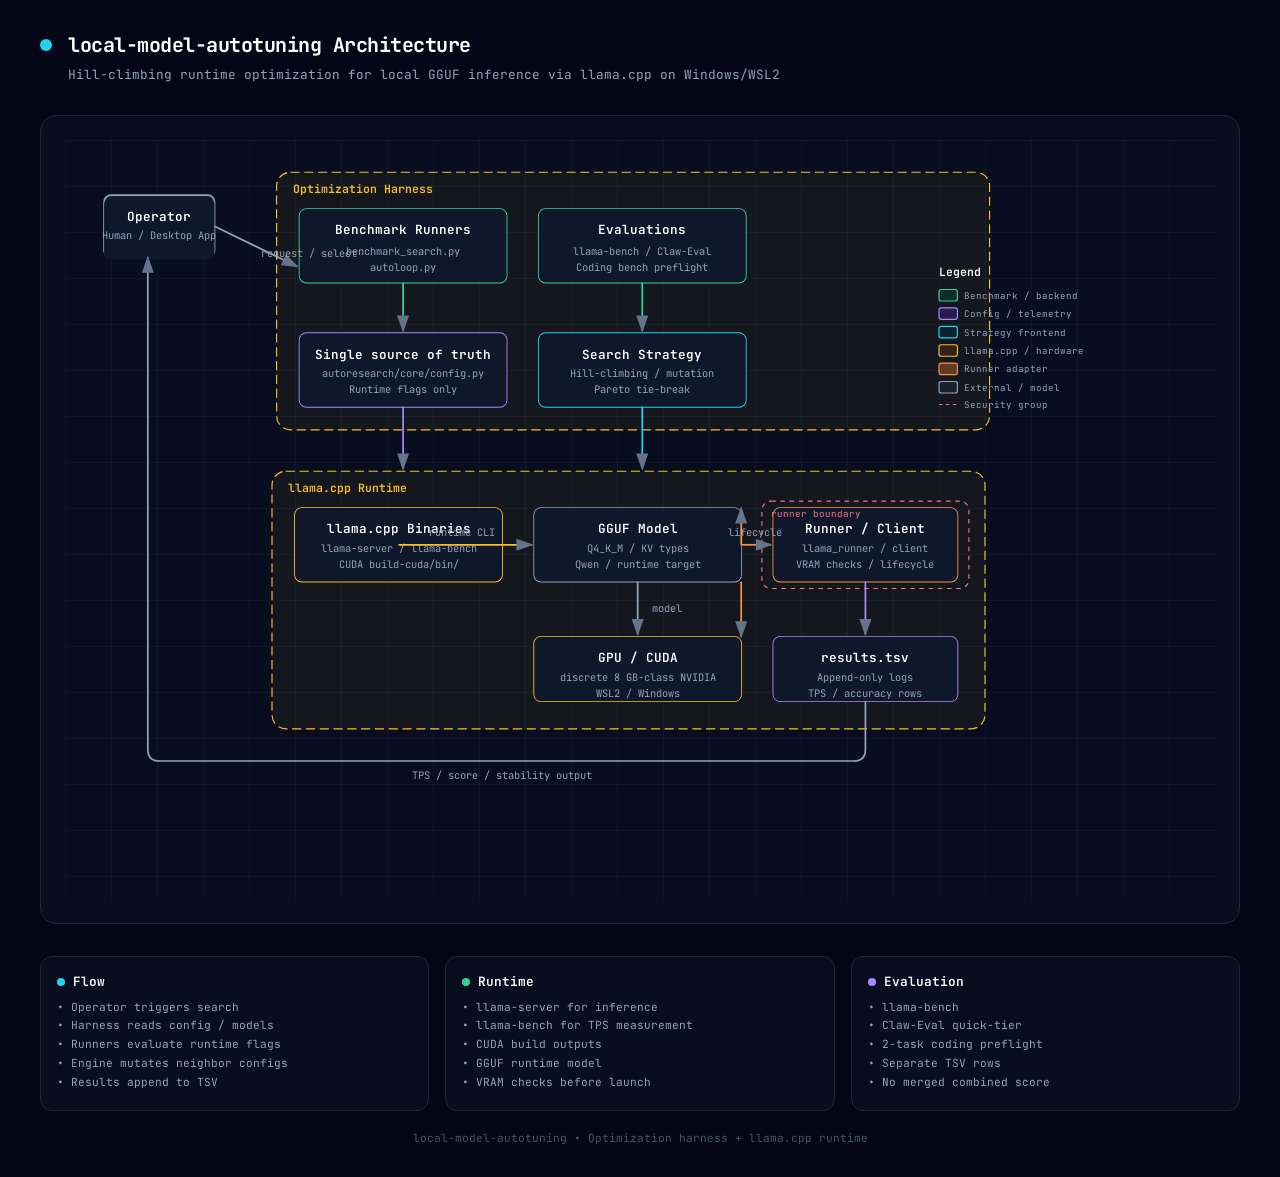
<file: docs/architecture.html>
<!DOCTYPE html>
<html lang="en">
<head>
  <meta charset="UTF-8">
  <meta name="viewport" content="width=device-width, initial-scale=1.0">
  <title>local-model-autotuning Architecture</title>
  <link href="https://fonts.googleapis.com/css2?family=JetBrains+Mono:wght@400;500;600;700&display=swap" rel="stylesheet">
  <style>
    * { margin: 0; padding: 0; box-sizing: border-box; }
    body { font-family: 'JetBrains Mono', monospace; background: #020617; min-height: 100vh; padding: 2rem; color: white; }
    .container { max-width: 1200px; margin: 0 auto; }
    .header { margin-bottom: 2rem; }
    .header-row { display: flex; align-items: center; gap: 1rem; margin-bottom: 0.5rem; }
    .pulse-dot { width: 12px; height: 12px; background: #22d3ee; border-radius: 50%; animation: pulse 2s infinite; }
    @keyframes pulse { 0%, 100% { opacity: 1; } 50% { opacity: 0.5; } }
    h1 { font-size: 1.25rem; font-weight: 700; letter-spacing: -0.025em; }
    .subtitle { color: #94a3b8; font-size: 0.8rem; margin-left: 1.75rem; }
    .diagram-container { background: rgba(15, 23, 42, 0.5); border-radius: 1rem; border: 1px solid #1e293b; padding: 1.5rem; overflow-x: auto; }
    svg { width: 100%; min-width: 920px; display: block; }
    .cards { display: grid; grid-template-columns: repeat(auto-fit, minmax(260px, 1fr)); gap: 1rem; margin-top: 2rem; }
    .card { background: rgba(15, 23, 42, 0.5); border-radius: 0.75rem; border: 1px solid #1e293b; padding: 1rem; }
    .card-header { display: flex; align-items: center; gap: 0.5rem; margin-bottom: 0.6rem; }
    .card-dot { width: 8px; height: 8px; border-radius: 50%; }
    .card-dot.cyan { background: #22d3ee; }
    .card-dot.emerald { background: #34d399; }
    .card-dot.violet { background: #a78bfa; }
    .card h3 { font-size: 0.8rem; font-weight: 600; }
    .card ul { list-style: none; color: #94a3b8; font-size: 0.7rem; }
    .card li { margin-bottom: 0.3rem; }
    .footer { text-align: center; margin-top: 1.25rem; color: #475569; font-size: 0.7rem; }
  </style>
</head>
<body>
  <div class="container">
    <div class="header">
      <div class="header-row">
        <div class="pulse-dot"></div>
        <h1>local-model-autotuning Architecture</h1>
      </div>
      <p class="subtitle">Hill-climbing runtime optimization for local GGUF inference via llama.cpp on Windows/WSL2</p>
    </div>

    <div class="diagram-container">
      <svg viewBox="0 0 1000 660">
        <defs>
          <marker id="arrowhead" markerWidth="10" markerHeight="7" refX="9" refY="3.5" orient="auto">
            <polygon points="0 0, 10 3.5, 0 7" fill="#64748b" />
          </marker>
          <pattern id="grid" width="40" height="40" patternUnits="userSpaceOnUse">
            <path d="M 40 0 L 0 0 0 40" fill="none" stroke="#1e293b" stroke-width="0.5"/>
          </pattern>
        </defs>

        <rect width="100%" height="100%" fill="url(#grid)" />

        <!-- External -->
        <rect x="34" y="48" width="96" height="54" rx="6" fill="rgba(30, 41, 59, 0.5)" stroke="#94a3b8" stroke-width="1.5"/>
        <rect x="34" y="50" width="96" height="54" rx="6" fill="#0f172a"/>
        <text x="82" y="70" fill="white" font-size="11" font-weight="600" text-anchor="middle">Operator</text>
        <text x="82" y="86" fill="#94a3b8" font-size="9" text-anchor="middle">Human / Desktop App</text>

        <!-- Harness boundary -->
        <rect x="184" y="28" width="620" height="224" rx="12" fill="rgba(251, 191, 36, 0.05)" stroke="#fbbf24" stroke-width="1" stroke-dasharray="8,4"/>
        <text x="198" y="46" fill="#fbbf24" font-size="10" font-weight="600">Optimization Harness</text>

        <!-- Benchmarks -->
        <rect x="204" y="60" width="180" height="64" rx="6" fill="rgba(6, 78, 59, 0.4)" stroke="#34d399" stroke-width="1.5"/>
        <rect x="204" y="60" width="180" height="64" rx="6" fill="#0f172a"/>
        <text x="294" y="82" fill="white" font-size="11" font-weight="600" text-anchor="middle">Benchmark Runners</text>
        <text x="294" y="100" fill="#94a3b8" font-size="9" text-anchor="middle">benchmark_search.py</text>
        <text x="294" y="114" fill="#94a3b8" font-size="9" text-anchor="middle">autoloop.py</text>

        <!-- Evaluations -->
        <rect x="412" y="60" width="180" height="64" rx="6" fill="rgba(6, 78, 59, 0.4)" stroke="#34d399" stroke-width="1.5"/>
        <rect x="412" y="60" width="180" height="64" rx="6" fill="#0f172a"/>
        <text x="502" y="82" fill="white" font-size="11" font-weight="600" text-anchor="middle">Evaluations</text>
        <text x="502" y="100" fill="#94a3b8" font-size="9" text-anchor="middle">llama-bench / Claw-Eval</text>
        <text x="502" y="114" fill="#94a3b8" font-size="9" text-anchor="middle">Coding bench preflight</text>

        <!-- Config -->
        <rect x="204" y="168" width="180" height="64" rx="6" fill="rgba(76, 29, 149, 0.4)" stroke="#a78bfa" stroke-width="1.5"/>
        <rect x="204" y="168" width="180" height="64" rx="6" fill="#0f172a"/>
        <text x="294" y="190" fill="white" font-size="11" font-weight="600" text-anchor="middle">Single source of truth</text>
        <text x="294" y="206" fill="#94a3b8" font-size="9" text-anchor="middle">autoresearch/core/config.py</text>
        <text x="294" y="220" fill="#94a3b8" font-size="9" text-anchor="middle">Runtime flags only</text>

        <!-- Search -->
        <rect x="412" y="168" width="180" height="64" rx="6" fill="rgba(8, 51, 68, 0.4)" stroke="#22d3ee" stroke-width="1.5"/>
        <rect x="412" y="168" width="180" height="64" rx="6" fill="#0f172a"/>
        <text x="502" y="190" fill="white" font-size="11" font-weight="600" text-anchor="middle">Search Strategy</text>
        <text x="502" y="206" fill="#94a3b8" font-size="9" text-anchor="middle">Hill-climbing / mutation</text>
        <text x="502" y="220" fill="#94a3b8" font-size="9" text-anchor="middle">Pareto tie-break</text>

        <!-- Runtime boundary -->
        <rect x="180" y="288" width="620" height="224" rx="12" fill="rgba(251, 191, 36, 0.05)" stroke="#fbbf24" stroke-width="1" stroke-dasharray="8,4"/>
        <text x="194" y="306" fill="#fbbf24" font-size="10" font-weight="600">llama.cpp Runtime</text>

        <!-- llama.cpp / services -->
        <rect x="200" y="320" width="180" height="64" rx="6" fill="rgba(120, 53, 15, 0.3)" stroke="#fbbf24" stroke-width="1.5"/>
        <rect x="200" y="320" width="180" height="64" rx="6" fill="#0f172a"/>
        <text x="290" y="342" fill="white" font-size="11" font-weight="600" text-anchor="middle">llama.cpp Binaries</text>
        <text x="290" y="358" fill="#94a3b8" font-size="9" text-anchor="middle">llama-server / llama-bench</text>
        <text x="290" y="372" fill="#94a3b8" font-size="9" text-anchor="middle">CUDA build-cuda/bin/</text>

        <!-- Model -->
        <rect x="408" y="320" width="180" height="64" rx="6" fill="rgba(30, 41, 59, 0.5)" stroke="#94a3b8" stroke-width="1.5"/>
        <rect x="408" y="320" width="180" height="64" rx="6" fill="#0f172a"/>
        <text x="498" y="342" fill="white" font-size="11" font-weight="600" text-anchor="middle">GGUF Model</text>
        <text x="498" y="358" fill="#94a3b8" font-size="9" text-anchor="middle">Q4_K_M / KV types</text>
        <text x="498" y="372" fill="#94a3b8" font-size="9" text-anchor="middle">Qwen / runtime target</text>

        <!-- Runner wrapper -->
        <rect x="616" y="320" width="160" height="64" rx="6" fill="rgba(251, 146, 60, 0.3)" stroke="#fb923c" stroke-width="1.5"/>
        <rect x="616" y="320" width="160" height="64" rx="6" fill="#0f172a"/>
        <text x="696" y="342" fill="white" font-size="11" font-weight="600" text-anchor="middle">Runner / Client</text>
        <text x="696" y="358" fill="#94a3b8" font-size="9" text-anchor="middle">llama_runner / client</text>
        <text x="696" y="372" fill="#94a3b8" font-size="9" text-anchor="middle">VRAM checks / lifecycle</text>

        <!-- Hardware -->
        <rect x="408" y="432" width="180" height="56" rx="6" fill="rgba(120, 53, 15, 0.3)" stroke="#fbbf24" stroke-width="1.5"/>
        <rect x="408" y="432" width="180" height="56" rx="6" fill="#0f172a"/>
        <text x="498" y="454" fill="white" font-size="11" font-weight="600" text-anchor="middle">GPU / CUDA</text>
        <text x="498" y="470" fill="#94a3b8" font-size="9" text-anchor="middle">discrete 8 GB-class NVIDIA</text>
        <text x="498" y="484" fill="#94a3b8" font-size="9" text-anchor="middle">WSL2 / Windows</text>

        <!-- Output -->
        <rect x="616" y="432" width="160" height="56" rx="6" fill="rgba(76, 29, 149, 0.4)" stroke="#a78bfa" stroke-width="1.5"/>
        <rect x="616" y="432" width="160" height="56" rx="6" fill="#0f172a"/>
        <text x="696" y="454" fill="white" font-size="11" font-weight="600" text-anchor="middle">results.tsv</text>
        <text x="696" y="470" fill="#94a3b8" font-size="9" text-anchor="middle">Append-only logs</text>
        <text x="696" y="484" fill="#94a3b8" font-size="9" text-anchor="middle">TPS / accuracy rows</text>

        <!-- Dashed security group for runner -->
        <rect x="606" y="314" width="180" height="76" rx="8" fill="transparent" stroke="#fb7185" stroke-width="1" stroke-dasharray="4,4"/>
        <text x="614" y="328" fill="#fb7185" font-size="8">runner boundary</text>

        <!-- Arrows -->
        <line x1="130" y1="75" x2="202" y2="110" stroke="#94a3b8" stroke-width="1.5" marker-end="url(#arrowhead)"/>
        <text x="170" y="102" fill="#94a3b8" font-size="9">request / select</text>

        <line x1="294" y1="124" x2="294" y2="166" stroke="#34d399" stroke-width="1.5" marker-end="url(#arrowhead)"/>
        <line x1="502" y1="124" x2="502" y2="166" stroke="#34d399" stroke-width="1.5" marker-end="url(#arrowhead)"/>
        <line x1="294" y1="232" x2="294" y2="286" stroke="#a78bfa" stroke-width="1.5" marker-end="url(#arrowhead)"/>
        <line x1="502" y1="232" x2="502" y2="286" stroke="#22d3ee" stroke-width="1.5" marker-end="url(#arrowhead)"/>

        <path d="M 290 352 L 406 352" fill="none" stroke="#fbbf24" stroke-width="1.5" marker-end="url(#arrowhead)"/>
        <text x="345" y="344" fill="#94a3b8" font-size="9" text-anchor="middle">runtime CLI</text>

        <path d="M 588 352 L 614 352" fill="none" stroke="#fb923c" stroke-width="1.5" marker-end="url(#arrowhead)"/>
        <text x="600" y="344" fill="#94a3b8" font-size="9" text-anchor="middle">lifecycle</text>

        <path d="M 588 352 L 588 320" fill="none" stroke="#fb923c" stroke-width="1.5" marker-end="url(#arrowhead)"/>
        <path d="M 588 384 L 588 432" fill="none" stroke="#fb923c" stroke-width="1.5" marker-end="url(#arrowhead)"/>

        <path d="M 498 384 L 498 430" fill="none" stroke="#94a3b8" stroke-width="1.5" marker-end="url(#arrowhead)"/>
        <text x="510" y="410" fill="#94a3b8" font-size="9">model</text>

        <path d="M 696 384 L 696 430" fill="none" stroke="#a78bfa" stroke-width="1.5" marker-end="url(#arrowhead)"/>

        <!-- Output back to harness -->
        <path d="M 696 488 L 696 530 Q 696 540 686 540 L 82 540 Q 72 540 72 530 L 72 102" fill="none" stroke="#94a3b8" stroke-width="1.5" marker-end="url(#arrowhead)"/>
        <text x="380" y="556" fill="#94a3b8" font-size="9" text-anchor="middle">TPS / score / stability output</text>

        <!-- Legend -->
        <text x="760" y="118" fill="white" font-size="10" font-weight="600">Legend</text>
        <rect x="760" y="130" width="16" height="10" rx="2" fill="rgba(6, 78, 59, 0.4)" stroke="#34d399" stroke-width="1"/>
        <text x="782" y="138" fill="#94a3b8" font-size="8">Benchmark / backend</text>
        <rect x="760" y="146" width="16" height="10" rx="2" fill="rgba(76, 29, 149, 0.4)" stroke="#a78bfa" stroke-width="1"/>
        <text x="782" y="154" fill="#94a3b8" font-size="8">Config / telemetry</text>
        <rect x="760" y="162" width="16" height="10" rx="2" fill="rgba(8, 51, 68, 0.4)" stroke="#22d3ee" stroke-width="1"/>
        <text x="782" y="170" fill="#94a3b8" font-size="8">Strategy frontend</text>
        <rect x="760" y="178" width="16" height="10" rx="2" fill="rgba(120, 53, 15, 0.3)" stroke="#fbbf24" stroke-width="1"/>
        <text x="782" y="186" fill="#94a3b8" font-size="8">llama.cpp / hardware</text>
        <rect x="760" y="194" width="16" height="10" rx="2" fill="rgba(251, 146, 60, 0.3)" stroke="#fb923c" stroke-width="1"/>
        <text x="782" y="202" fill="#94a3b8" font-size="8">Runner adapter</text>
        <rect x="760" y="210" width="16" height="10" rx="2" fill="rgba(30, 41, 59, 0.5)" stroke="#94a3b8" stroke-width="1"/>
        <text x="782" y="218" fill="#94a3b8" font-size="8">External / model</text>
        <line x1="760" y1="230" x2="776" y2="230" stroke="#fb7185" stroke-width="1" stroke-dasharray="3,3"/>
        <text x="782" y="233" fill="#94a3b8" font-size="8">Security group</text>
      </svg>
    </div>

    <div class="cards">
      <div class="card">
        <div class="card-header">
          <div class="card-dot cyan"></div>
          <h3>Flow</h3>
        </div>
        <ul>
          <li>• Operator triggers search</li>
          <li>• Harness reads config / models</li>
          <li>• Runners evaluate runtime flags</li>
          <li>• Engine mutates neighbor configs</li>
          <li>• Results append to TSV</li>
        </ul>
      </div>
      <div class="card">
        <div class="card-header">
          <div class="card-dot emerald"></div>
          <h3>Runtime</h3>
        </div>
        <ul>
          <li>• llama-server for inference</li>
          <li>• llama-bench for TPS measurement</li>
          <li>• CUDA build outputs</li>
          <li>• GGUF runtime model</li>
          <li>• VRAM checks before launch</li>
        </ul>
      </div>
      <div class="card">
        <div class="card-header">
          <div class="card-dot violet"></div>
          <h3>Evaluation</h3>
        </div>
        <ul>
          <li>• llama-bench</li>
          <li>• Claw-Eval quick-tier</li>
          <li>• 2-task coding preflight</li>
          <li>• Separate TSV rows</li>
          <li>• No merged combined score</li>
        </ul>
      </div>
    </div>

    <p class="footer">local-model-autotuning • Optimization harness + llama.cpp runtime</p>
  </div>
</body>
</html>
</file>
